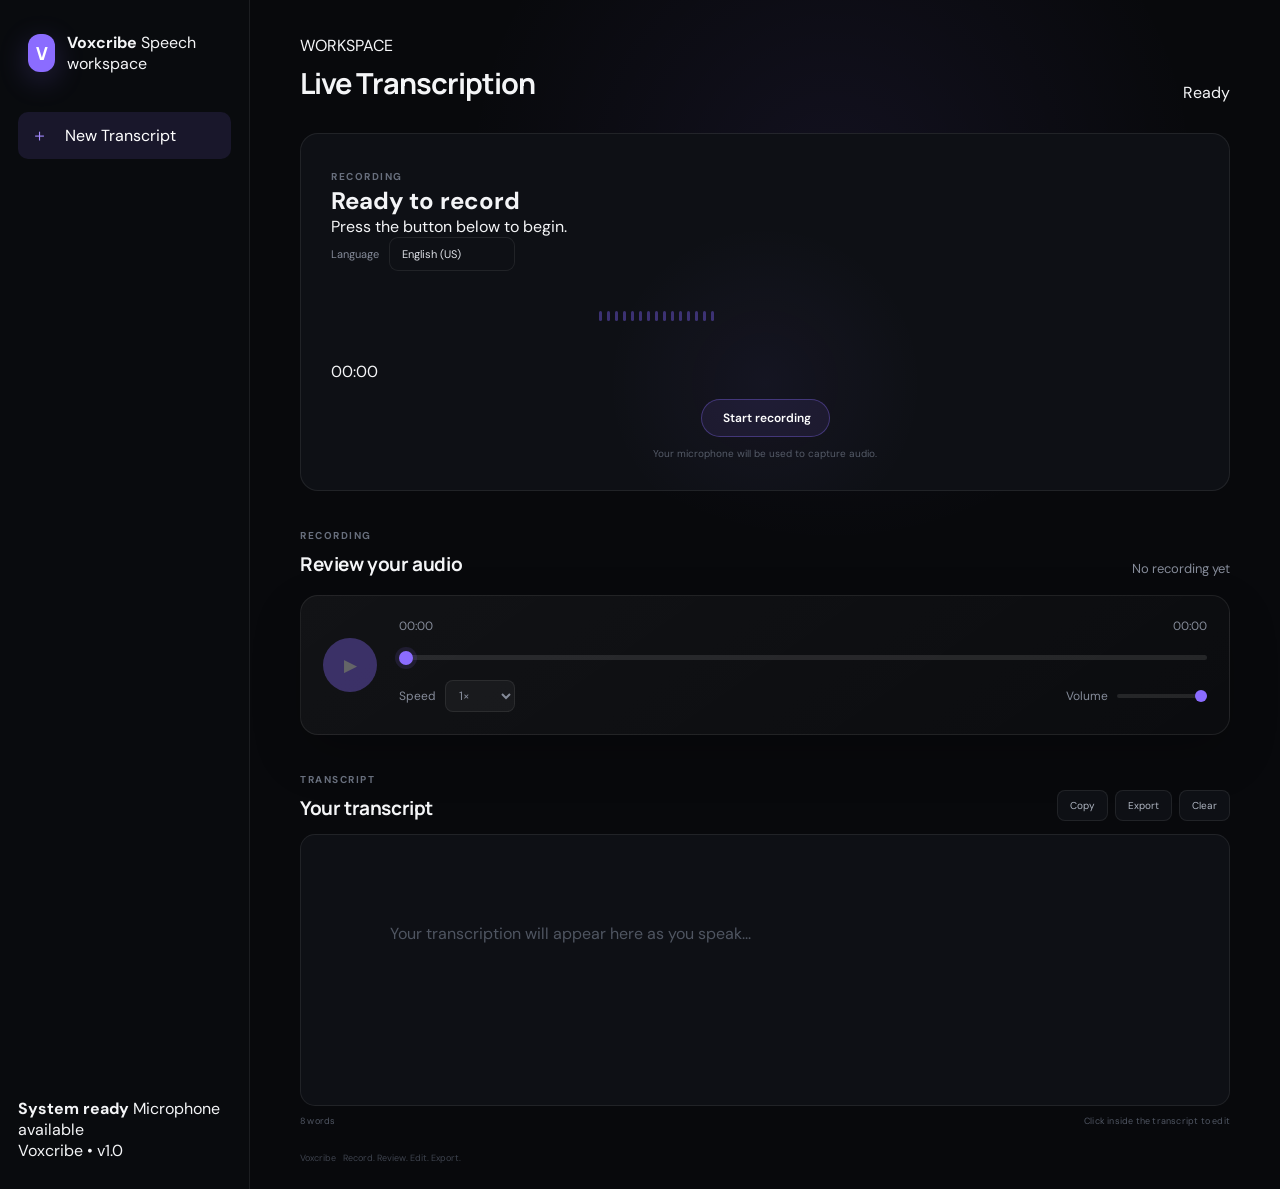
<file: public/index.html>
<!DOCTYPE html>
<html lang="en">
<head>
    <meta charset="UTF-8">
    <meta
        name="viewport"
        content="width=device-width, initial-scale=1.0"
    >

    <title>Voxcribe — Speech to Text</title>

    <meta
        name="description"
        content="Voxcribe is a polished speech-to-text workspace for recording, reviewing, editing and exporting transcripts."
    >

    <link
        rel="stylesheet"
        href="/static/style.css"
    >
</head>

<body>

<div class="app-shell">

    <!-- =====================================================
         SIDEBAR
    ====================================================== -->

    <aside class="sidebar">

        <div class="brand">
            <div class="brand-mark">
                V
            </div>

            <div class="brand-copy">
                <strong>Voxcribe</strong>
                <span>Speech workspace</span>
            </div>
        </div>

        <nav class="sidebar-nav">

            <button
                class="nav-item active"
                id="newTranscriptBtn"
                type="button"
            >
                <span class="nav-icon">＋</span>
                <span>New Transcript</span>
            </button>

        </nav>

        <div class="sidebar-bottom">

            <div class="system-status">
                <span class="status-dot"></span>

                <div>
                    <strong>System ready</strong>
                    <span>Microphone available</span>
                </div>
            </div>

            <div class="sidebar-footer">
                Voxcribe
                <span>•</span>
                v1.0
            </div>

        </div>

    </aside>


    <!-- =====================================================
         MAIN
    ====================================================== -->

    <main class="main-content">

        <!-- TOPBAR -->

        <header class="topbar">

            <div class="topbar-left">

                <span class="topbar-label">
                    WORKSPACE
                </span>

                <h1>
                    Live Transcription
                </h1>

            </div>

            <div class="topbar-right">

                <div class="connection-status">
                    <span class="status-dot"></span>
                    Ready
                </div>

            </div>

        </header>


        <!-- =================================================
             CONTENT
        ================================================== -->

        <div class="content-container">

            <!-- RECORDING -->

            <section class="recording-section">

                <div class="section-header">

                    <div>

                        <span class="section-label">
                            RECORDING
                        </span>

                        <h2 id="recordingTitle">
                            Ready to record
                        </h2>

                        <p id="recordingStatus">
                            Press the button below to begin.
                        </p>

                    </div>

                    <div class="language-control">

                        <label for="languageSelect">
                            Language
                        </label>

                        <select id="languageSelect">

                            <option value="en-US">
                                English (US)
                            </option>

                            <option value="en-GB">
                                English (UK)
                            </option>

                            <option value="en-NG">
                                English (Nigeria)
                            </option>

                        </select>

                    </div>

                </div>


                <!-- VISUALIZER -->

                <div
                    class="visualizer"
                    id="visualizer"
                    aria-hidden="true"
                >

                    <span></span>
                    <span></span>
                    <span></span>
                    <span></span>
                    <span></span>
                    <span></span>
                    <span></span>
                    <span></span>
                    <span></span>
                    <span></span>
                    <span></span>
                    <span></span>
                    <span></span>
                    <span></span>
                    <span></span>

                </div>


                <!-- RECORD CONTROLS -->

                <div class="recording-controls">

                    <div class="recording-time">
                        <span id="timer">
                            00:00
                        </span>
                    </div>

                    <button
                        class="record-button"
                        id="recordButton"
                        type="button"
                    >

                        <span class="record-button-icon"></span>

                        <span id="recordButtonText">
                            Start recording
                        </span>

                    </button>

                    <p
                        class="record-hint"
                        id="recordHint"
                    >
                        Your microphone will be used to capture audio.
                    </p>

                </div>

            </section>


            <!-- =================================================
                 AUDIO REVIEW
            ================================================== -->

            <section
                class="audio-review-section"
                id="audioReviewSection"
            >

                <div class="transcript-header">

                    <div>

                        <span class="section-label">
                            RECORDING
                        </span>

                        <h2>
                            Review your audio
                        </h2>

                    </div>

                    <div
                        class="audio-ready-status"
                        id="audioReadyStatus"
                    >
                        No recording yet
                    </div>

                </div>


                <div class="audio-player-card">

                    <button
                        class="audio-play-button"
                        id="audioPlayButton"
                        type="button"
                        aria-label="Play recording"
                        disabled
                    >
                        ▶
                    </button>


                    <div class="audio-main">

                        <div class="audio-top-row">

                            <span id="audioCurrentTime">
                                00:00
                            </span>

                            <span id="audioDuration">
                                00:00
                            </span>

                        </div>


                        <input
                            type="range"
                            id="audioProgress"
                            class="audio-progress"
                            min="0"
                            max="100"
                            value="0"
                            step="0.1"
                            aria-label="Audio progress"
                        >


                        <div class="audio-bottom-row">

                            <div class="audio-speed">

                                <span>
                                    Speed
                                </span>

                                <select id="audioSpeed">

                                    <option value="0.75">
                                        0.75×
                                    </option>

                                    <option value="1" selected>
                                        1×
                                    </option>

                                    <option value="1.25">
                                        1.25×
                                    </option>

                                    <option value="1.5">
                                        1.5×
                                    </option>

                                    <option value="2">
                                        2×
                                    </option>

                                </select>

                            </div>


                            <div class="audio-volume">

                                <span>
                                    Volume
                                </span>

                                <input
                                    type="range"
                                    id="audioVolume"
                                    min="0"
                                    max="1"
                                    value="1"
                                    step="0.05"
                                    aria-label="Volume"
                                >

                            </div>

                        </div>

                    </div>

                </div>


                <audio
                    id="recordedAudio"
                    preload="metadata"
                ></audio>

            </section>


            <!-- =================================================
                 TRANSCRIPT
            ================================================== -->

            <section class="transcript-section">

                <div class="transcript-header">

                    <div>

                        <span class="section-label">
                            TRANSCRIPT
                        </span>

                        <h2>
                            Your transcript
                        </h2>

                    </div>

                    <div class="transcript-actions">

                        <button
                            class="secondary-button"
                            id="copyButton"
                            type="button"
                        >
                            Copy
                        </button>

                        <button
                            class="secondary-button"
                            id="downloadButton"
                            type="button"
                        >
                            Export
                        </button>

                        <button
                            class="secondary-button danger-button"
                            id="clearButton"
                            type="button"
                        >
                            Clear
                        </button>

                    </div>

                </div>


                <div class="transcript-card">

                    <div
                        class="live-transcript"
                        id="liveTranscript"
                        contenteditable="true"
                        spellcheck="true"
                        role="textbox"
                        aria-multiline="true"
                        aria-label="Editable transcript"
                    >

                        <span class="placeholder">
                            Your transcription will appear here as you speak...
                        </span>

                    </div>

                </div>


                <div class="transcript-footer">

                    <span id="wordCount">
                        0 words
                    </span>

                    <span>
                        Click inside the transcript to edit
                    </span>

                </div>

            </section>


            <!-- =================================================
                 FOOTER
            ================================================== -->

            <footer class="main-footer">

                <span>
                    Voxcribe
                </span>

                <span>
                    Record. Review. Edit. Export.
                </span>

            </footer>

        </div>

    </main>

</div>


<script
    src="/static/app.js"
></script>

</body>
</html>
</file>
<file: static/style.css>
@import url('https://fonts.googleapis.com/css2?family=DM+Sans:wght@400;500;600;700&family=Manrope:wght@500;600;700;800&display=swap');


:root {
    --background: #08090c;
    --surface: #0e1015;
    --surface-light: #14171e;
    --surface-lighter: #191c24;

    --border: rgba(255, 255, 255, 0.08);

    --text: #f4f5f7;
    --muted: #858b99;
    --muted-light: #aeb4c0;

    --accent: #8b6cff;
    --accent-light: #a38aff;

    --danger: #ff5f6d;
    --success: #48d597;
}


* {
    box-sizing: border-box;
    margin: 0;
    padding: 0;
}


body {
    min-height: 100vh;

    background:
        radial-gradient(
            circle at 65% 15%,
            rgba(139, 108, 255, 0.08),
            transparent 28%
        ),
        var(--background);

    color: var(--text);

    font-family: "DM Sans", sans-serif;
}


button,
select {
    font: inherit;
}


button {
    border: none;
}


.app-shell {
    min-height: 100vh;

    display: flex;
}


/* =========================
   SIDEBAR
========================= */

.sidebar {
    width: 250px;
    flex-shrink: 0;

    min-height: 100vh;

    padding: 28px 18px;

    border-right: 1px solid var(--border);

    background: rgba(10, 11, 15, 0.82);

    display: flex;
    flex-direction: column;
}


.brand {
    display: flex;
    align-items: center;

    gap: 12px;

    padding: 4px 10px 38px;
}


.brand-mark {
    width: 38px;
    height: 38px;

    border-radius: 12px;

    display: grid;
    place-items: center;

    background: var(--accent);

    color: white;

    font-family: "Manrope", sans-serif;

    font-size: 18px;
    font-weight: 800;

    box-shadow:
        0 8px 30px rgba(139, 108, 255, 0.24);
}


.brand-name {
    font-family: "Manrope", sans-serif;

    font-weight: 800;
    font-size: 17px;

    letter-spacing: -0.4px;
}


.brand-tagline {
    color: var(--muted);

    font-size: 11px;

    margin-top: 2px;
}


.sidebar-label {
    padding: 0 11px 10px;

    color: #555b68;

    font-size: 10px;
    font-weight: 700;

    letter-spacing: 1.4px;
}


.nav-item {
    width: 100%;

    display: flex;
    align-items: center;

    gap: 12px;

    padding: 12px 13px;

    margin-bottom: 5px;

    border-radius: 10px;

    color: var(--muted);

    background: transparent;

    text-align: left;

    cursor: pointer;

    transition: 0.2s ease;
}


.nav-item:hover {
    color: white;

    background: rgba(255, 255, 255, 0.04);
}


.nav-item.active {
    color: white;

    background: rgba(139, 108, 255, 0.12);
}


.nav-icon {
    width: 22px;

    color: var(--accent-light);

    font-size: 17px;
}


.sidebar-bottom {
    margin-top: auto;
}


.sidebar-status {
    display: flex;
    align-items: center;

    gap: 10px;

    margin: 15px 5px;

    padding: 13px;

    border: 1px solid var(--border);

    border-radius: 12px;

    background: rgba(255, 255, 255, 0.025);
}


.status-dot {
    width: 7px;
    height: 7px;

    border-radius: 50%;

    background: var(--success);

    box-shadow:
        0 0 10px rgba(72, 213, 151, 0.6);

    flex-shrink: 0;
}


.sidebar-status strong {
    display: block;

    font-size: 11px;
    font-weight: 600;

    color: #dfe2e8;
}


.sidebar-status span:last-child {
    display: block;

    margin-top: 2px;

    color: #626977;

    font-size: 10px;
}


.version {
    color: #3f444e;

    font-size: 9px;

    letter-spacing: 1px;

    padding: 5px 10px;
}


/* =========================
   MAIN
========================= */

.main-content {
    flex: 1;

    min-width: 0;

    padding: 35px 50px 25px;
}


.topbar {
    display: flex;
    align-items: flex-end;
    justify-content: space-between;

    gap: 30px;

    max-width: 1200px;

    margin: 0 auto 30px;
}


.eyebrow,
.section-label {
    color: #686f7d;

    font-size: 10px;

    font-weight: 700;

    letter-spacing: 1.5px;
}


.topbar h1 {
    margin-top: 7px;

    font-family: "Manrope", sans-serif;

    font-size: 29px;

    letter-spacing: -1px;
}


.language-control {
    display: flex;
    align-items: center;

    gap: 10px;

    color: var(--muted);

    font-size: 11px;
}


.language-control select {
    appearance: none;

    padding: 9px 30px 9px 12px;

    border: 1px solid var(--border);

    border-radius: 9px;

    background: var(--surface);

    color: #dfe2e8;

    outline: none;

    cursor: pointer;
}


/* =========================
   RECORDING
========================= */

.recording-section,
.transcript-section {
    max-width: 1200px;

    margin: 0 auto;
}


.recording-section {
    padding: 30px;

    border: 1px solid var(--border);

    border-radius: 18px;

    background:
        radial-gradient(
            circle at 50% 70%,
            rgba(139, 108, 255, 0.055),
            transparent 30%
        ),
        var(--surface);
}


.recording-header {
    display: flex;
    justify-content: space-between;
    align-items: center;
}


.recording-header h2,
.transcript-header h2 {
    margin-top: 7px;

    font-family: "Manrope", sans-serif;

    font-size: 19px;

    letter-spacing: -0.4px;
}


.recording-status {
    display: flex;
    align-items: center;

    gap: 8px;

    color: var(--muted);

    font-size: 11px;
}


.visualizer-container {
    height: 130px;

    margin: 25px 0 8px;

    position: relative;

    display: flex;
    align-items: center;
    justify-content: center;

    overflow: hidden;
}


.visualizer-glow {
    position: absolute;

    width: 180px;
    height: 80px;

    background: rgba(139, 108, 255, 0.09);

    filter: blur(35px);

    border-radius: 50%;
}


.visualizer {
    width: min(650px, 90%);

    height: 90px;

    display: flex;
    align-items: center;
    justify-content: center;

    gap: 5px;

    position: relative;
}


.visualizer span {
    width: 3px;

    height: 10px;

    border-radius: 5px;

    background: #5544a5;

    opacity: 0.65;

    transition:
        height 0.08s ease,
        opacity 0.2s ease;
}


.visualizer.active span {
    animation: wave 0.8s ease-in-out infinite alternate;
}


.visualizer.active span:nth-child(2n) {
    animation-delay: 0.08s;
}


.visualizer.active span:nth-child(3n) {
    animation-delay: 0.16s;
}


.visualizer.active span:nth-child(4n) {
    animation-delay: 0.23s;
}


@keyframes wave {
    from {
        height: 8px;
        opacity: 0.45;
    }

    to {
        height: 58px;
        opacity: 0.9;
    }
}


.timer {
    text-align: center;

    color: #707684;

    font-family: "Manrope", sans-serif;

    font-size: 12px;

    letter-spacing: 1px;
}


.record-button {
    display: flex;
    align-items: center;

    gap: 11px;

    margin: 17px auto 0;

    padding: 10px 18px 10px 10px;

    border: 1px solid rgba(139, 108, 255, 0.35);

    border-radius: 100px;

    background: rgba(139, 108, 255, 0.09);

    color: white;

    font-size: 12px;
    font-weight: 600;

    cursor: pointer;

    transition:
        transform 0.2s ease,
        background 0.2s ease;
}


.record-button:hover {
    transform: translateY(-2px);

    background: rgba(139, 108, 255, 0.16);
}


.record-button-inner {
    width: 32px;
    height: 32px;

    border-radius: 50%;

    display: grid;
    place-items: center;

    background: var(--accent);

    box-shadow:
        0 5px 18px rgba(139, 108, 255, 0.35);
}


.mic-icon {
    font-size: 11px;

    color: white;
}


.record-button.recording {
    border-color: rgba(255, 95, 109, 0.35);

    background: rgba(255, 95, 109, 0.08);
}


.record-button.recording .record-button-inner {
    background: var(--danger);

    animation: pulse 1.2s infinite;
}


@keyframes pulse {
    50% {
        box-shadow:
            0 0 0 8px rgba(255, 95, 109, 0.06),
            0 5px 18px rgba(255, 95, 109, 0.35);
    }
}


.record-hint {
    margin-top: 10px;

    text-align: center;

    color: #555b68;

    font-size: 10px;
}


/* =========================
   TRANSCRIPT
========================= */

.transcript-section {
    margin-top: 26px;
}


.transcript-header {
    display: flex;
    justify-content: space-between;
    align-items: flex-end;

    gap: 20px;

    margin-bottom: 13px;
}


.transcript-actions {
    display: flex;

    gap: 7px;
}


.secondary-button {
    padding: 8px 12px;

    border: 1px solid var(--border);

    border-radius: 8px;

    background: var(--surface);

    color: #aeb4c0;

    font-size: 10px;

    cursor: pointer;

    transition: 0.2s ease;
}


.secondary-button:hover {
    color: white;

    border-color: rgba(255, 255, 255, 0.14);

    background: var(--surface-light);
}


.secondary-button.danger:hover {
    color: #ff8b95;
}


.transcript-card {
    min-height: 270px;

    border: 1px solid var(--border);

    border-radius: 15px;

    background: var(--surface);

    overflow: hidden;
}


.live-transcript {
    min-height: 270px;

    padding: 25px;

    color: #e7e9ee;

    font-family: "DM Sans", sans-serif;

    font-size: 16px;

    line-height: 1.85;

    white-space: pre-wrap;
}


.placeholder {
    color: #4f5561;
}


.interim {
    color: #777e8c;
}


.transcript-footer {
    display: flex;
    justify-content: space-between;

    margin-top: 9px;

    color: #505663;

    font-size: 9px;

    letter-spacing: 0.2px;
}


footer {
    max-width: 1200px;

    margin: 25px auto 0;

    display: flex;
    gap: 7px;

    color: #3e434e;

    font-size: 9px;
}


/* =========================
   RESPONSIVE
========================= */

@media (max-width: 900px) {

    .sidebar {
        width: 205px;
    }

    .main-content {
        padding: 28px 25px;
    }

}


@media (max-width: 700px) {

    .app-shell {
        display: block;
    }


    .sidebar {
        width: 100%;

        min-height: auto;

        border-right: none;

        border-bottom: 1px solid var(--border);

        padding: 16px;
    }


    .brand {
        padding: 0 5px 15px;
    }


    .sidebar-section {
        display: none;
    }


    .sidebar-bottom {
        display: none;
    }


    .main-content {
        padding: 22px 15px;
    }


    .topbar {
        align-items: flex-start;

        flex-direction: column;

        margin-bottom: 20px;
    }


    .topbar h1 {
        font-size: 24px;
    }


    .recording-section {
        padding: 20px;
    }


    .recording-header {
        align-items: flex-start;

        flex-direction: column;

        gap: 12px;
    }


    .transcript-header {
        align-items: flex-start;

        flex-direction: column;
    }


    .transcript-actions {
        width: 100%;
    }


    .secondary-button {
        flex: 1;
    }


    .visualizer {
        width: 100%;
    }

}

/* =========================================================
   AUDIO REVIEW PLAYER
========================================================= */

.audio-review-section {
    margin-top: 32px;
    margin-bottom: 32px;
}

.audio-ready-status {
    font-size: 13px;
    color: var(--muted, #777);
}

.audio-player-card {
    display: flex;
    align-items: center;
    gap: 22px;
    padding: 22px;
    margin-top: 18px;

    background:
        linear-gradient(
            145deg,
            rgba(255, 255, 255, 0.045),
            rgba(255, 255, 255, 0.015)
        );

    border: 1px solid rgba(255, 255, 255, 0.08);
    border-radius: 18px;

    box-shadow:
        0 20px 50px rgba(0, 0, 0, 0.2);
}

.audio-play-button {
    width: 54px;
    height: 54px;

    flex-shrink: 0;

    border: 0;
    border-radius: 50%;

    display: flex;
    align-items: center;
    justify-content: center;

    background: var(--accent, #8b6cff);
    color: white;

    font-size: 17px;

    cursor: pointer;

    transition:
        transform 0.2s ease,
        box-shadow 0.2s ease,
        opacity 0.2s ease;
}

.audio-play-button:hover {
    transform: scale(1.05);

    box-shadow:
        0 10px 30px rgba(139, 108, 255, 0.3);
}

.audio-play-button:disabled {
    opacity: 0.35;
    cursor: not-allowed;
    transform: none;
    box-shadow: none;
}

.audio-main {
    flex: 1;
    min-width: 0;
}

.audio-top-row,
.audio-bottom-row {
    display: flex;
    align-items: center;
    justify-content: space-between;
    gap: 16px;
}

.audio-top-row {
    margin-bottom: 10px;

    font-size: 12px;
    color: var(--muted, #777);
}

.audio-progress {
    width: 100%;
    height: 5px;

    appearance: none;
    -webkit-appearance: none;

    border-radius: 999px;

    background: rgba(255, 255, 255, 0.1);

    cursor: pointer;
}

.audio-progress::-webkit-slider-thumb {
    appearance: none;
    -webkit-appearance: none;

    width: 14px;
    height: 14px;

    border-radius: 50%;

    background: var(--accent, #8b6cff);

    cursor: pointer;

    box-shadow:
        0 0 0 4px rgba(139, 108, 255, 0.12);
}

.audio-progress::-moz-range-thumb {
    width: 14px;
    height: 14px;

    border: 0;
    border-radius: 50%;

    background: var(--accent, #8b6cff);

    cursor: pointer;
}

.audio-bottom-row {
    margin-top: 15px;
}

.audio-speed,
.audio-volume {
    display: flex;
    align-items: center;
    gap: 9px;

    font-size: 12px;
    color: var(--muted, #777);
}

.audio-speed select {
    padding: 6px 9px;

    border-radius: 8px;

    border: 1px solid rgba(255, 255, 255, 0.08);

    background: rgba(255, 255, 255, 0.04);

    color: inherit;

    outline: none;
}

.audio-volume input {
    width: 90px;

    appearance: none;
    -webkit-appearance: none;

    height: 4px;

    border-radius: 999px;

    background: rgba(255, 255, 255, 0.1);

    cursor: pointer;
}

.audio-volume input::-webkit-slider-thumb {
    appearance: none;
    -webkit-appearance: none;

    width: 12px;
    height: 12px;

    border-radius: 50%;

    background: var(--accent, #8b6cff);

    cursor: pointer;
}

.audio-volume input::-moz-range-thumb {
    width: 12px;
    height: 12px;

    border: 0;
    border-radius: 50%;

    background: var(--accent, #8b6cff);

    cursor: pointer;
}

@media (max-width: 640px) {

    .audio-player-card {
        padding: 16px;

        gap: 14px;
    }

    .audio-play-button {
        width: 46px;
        height: 46px;
    }

    .audio-bottom-row {
        align-items: flex-start;
        flex-direction: column;
    }

    .audio-volume input {
        width: 120px;
    }
}
</file>
